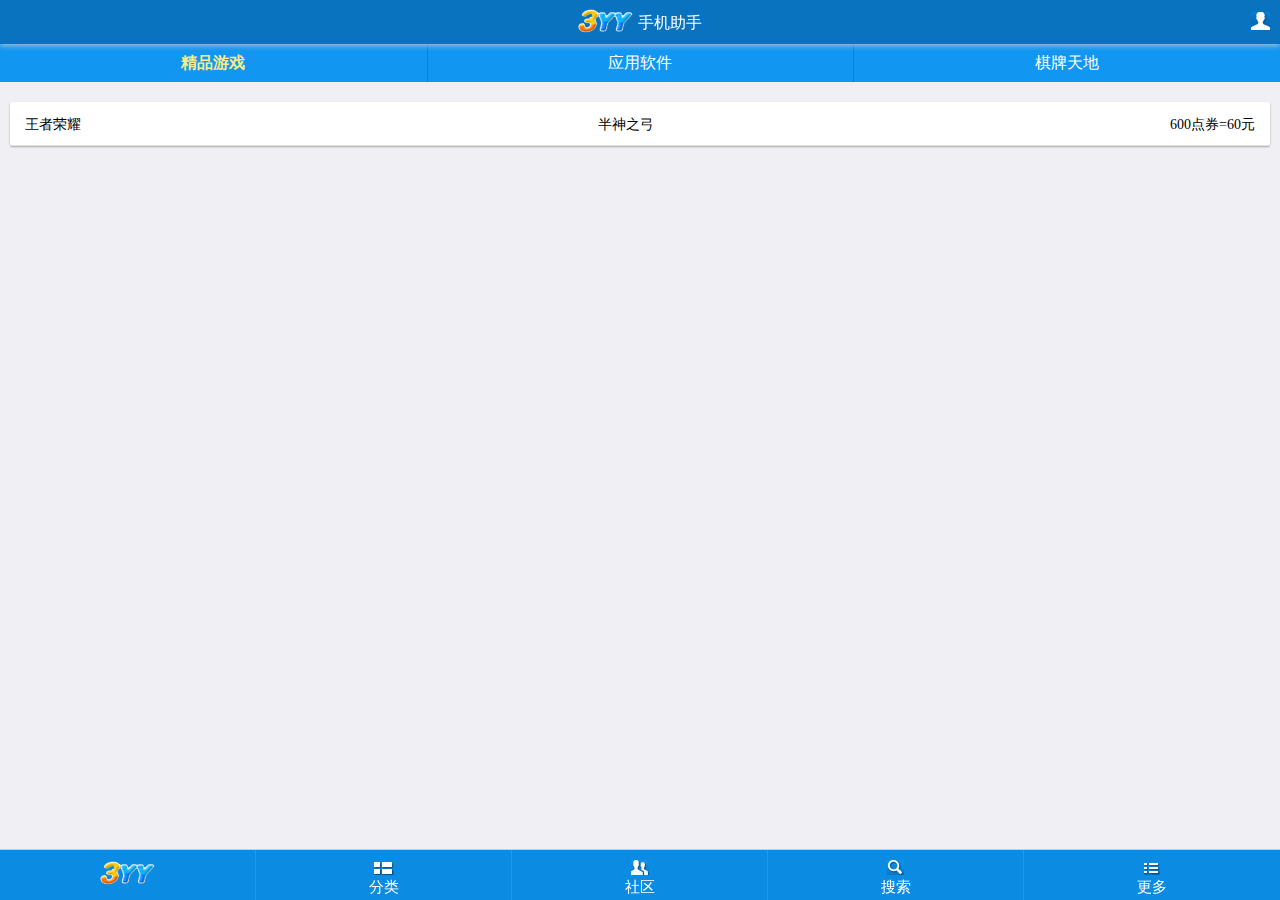
<file: index.html>
<!DOCTYPE html>
<html>
<head>
    <meta charset="utf-8">
    <meta name="viewport" content="width=device-width,initial-scale=1,minimum-scale=1,maximum-scale=1,user-scalable=no" />
    <title>首页</title>
    <link href="css/mui.min.css" rel="stylesheet"/>
    <link rel="stylesheet" href="css/index.css" />
    <script src="js/mui.min.js"></script>
    <script type="text/javascript" charset="utf-8">
      	mui.init({
			subpages:[{
			  url:'content.html',
			  id:'content.html',
			  styles:{
			    top:'44px',//mui标题栏默认高度为45px；
				bottom:'50px'//默认为0px，可不定义；
			  }
			}]
  		});
    </script>
</head>
<body>
	<header class="mui-bar mui-bar-nav">
	    <h1 class="mui-title"><img src="images/logo.png" alt="" />手机助手</h1>
	    <a class="mui-pull-right" href="javascript:;" data-url="login.html"><img src="images/person.jpg" alt="" /></a>
	</header>
	
	<nav class="mui-bar mui-bar-tab">
		<a class="mui-tab-item" href="javascript:;" data-url="content.html">
	        <img src="images/logo.png" alt="" />
	    </a>
	    <a class="mui-tab-item" href="javascript:;" data-url="class.html">
	        <span class="mui-icon"><img src="images/cate.jpg" alt="" /></span>
	        <span class="mui-tab-label">分类</span>
	    </a>
	    <a class="mui-tab-item" href="javascript:;" data-url="community.html">
	        <span class="mui-icon"><img src="images/dis.jpg" alt="" /></span>
	        <span class="mui-tab-label">社区</span>
	    </a>
	    <a class="mui-tab-item" href="javascript:;" data-url="seek.html">
	        <span class="mui-icon"><img src="images/search.jpg" alt="" /></span>
	        <span class="mui-tab-label">搜索</span>
	    </a>
	    <a class="mui-tab-item" href="javascript:;" data-url="more.html">
	        <span class="mui-icon"><img src="images/more.jpg" alt="" /></span>
	        <span class="mui-tab-label">更多</span>
	    </a>
	</nav>
</body>
<script src="js/zepto.min.js"></script>
<script src="js/handlebars-v4.0.5.js"></script>
<script>
	mui.plusReady(function(){
		mui(".mui-bar-tab").on('tap','.mui-tab-item',function(){
			var openurl = $(this).attr('data-url');
			if(openurl == 'content.html'){
				mui.openWindow({
					url:'content.html',
					id:'main',
					styles:{
						top:'44px',
						bottom:'50px'
					}
				})
			}else{
				mui.openWindow({
					url:openurl,
					id:openurl,
					styles:{
						top:'44px',
						bottom:'50px'
					}
				})
			}
			switch(openurl){
				case 'content.html':
				$('.mui-bar-nav').html('<h1 class="mui-title"><img src="images/logo.png" alt="" />手机助手</h1><a class="mui-pull-right" href="javascript:;" data-url="login.html"><img src="images/person.jpg" alt="" /></a>');
				break;
				case 'class.html':
				$('.mui-bar-nav').html('<a class="mui-action-back mui-icon mui-icon-left-nav mui-pull-left">返回</a><h1 class="mui-title">分类</h1><a class="mui-pull-right"><img src="images/person.jpg" alt="" href="javascript:;" data-url="login.html" /></a>');
				break;
				case 'community.html':
				$('.mui-bar-nav').html('<h1 class="mui-title"><img src="images/logo.png" alt="" />手机助手</h1><a class="mui-pull-right"><img src="images/person.jpg" alt="" href="javascript:;" data-url="login.html" /></a>');
				break;
				case 'seek.html':
				$('.mui-bar-nav').html('<h1 class="mui-title"><img src="images/logo.png" alt="" />手机助手</h1><a class="mui-pull-right"><img src="images/person.jpg" alt="" href="javascript:;" data-url="login.html" /></a>');
				break;
				case 'more.html':
				$('.mui-bar-nav').html('<h1 class="mui-title"><img src="images/logo.png" alt="" />手机助手</h1><a class="mui-pull-right"><img src="images/person.jpg" alt="" href="javascript:;" data-url="login.html" /></a>');
				break;
			}
		})
		mui(".mui-bar-nav").on("tap",".mui-pull-right",function(){
			var loginurl = $(this).attr('data-url');
			if(loginurl == 'login.html'){
				mui.openWindow({
					url:'login.html',
					id:'login',
					styles:{
						top:'44px',
						bottom:'50px'
					}
				})			
			}
			switch(loginurl){
				case 'login.html':
				$('.mui-bar-nav').html('<h1 class="mui-title"><img src="images/logo.png" alt="" />手机助手</h1>');
				break;
			}
		})
	})
</script>
</html>
</file>
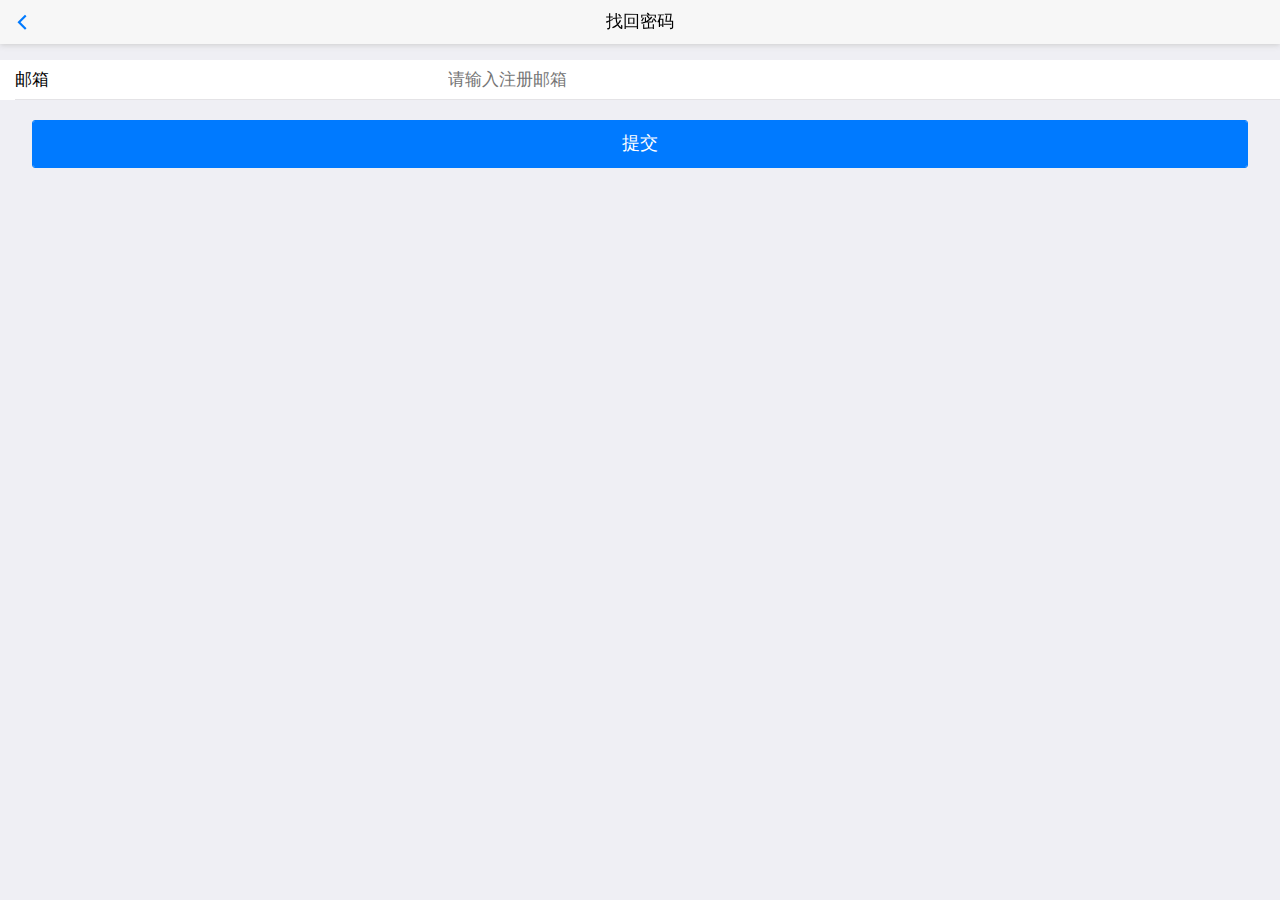
<file: find_pass.html>
<!doctype html>
<html>
<head>
	<meta charset="UTF-8">
	<title></title>
	<meta name="viewport" content="width=device-width,initial-scale=1,minimum-scale=1,maximum-scale=1,user-scalable=no" />
	<link href="css/mui.min.css" rel="stylesheet" />
	<link rel="stylesheet" href="css/login.css" />
	<script src="js/mui.min.js"></script>
	<script type="text/javascript">
		mui.init()
	</script>
</head>

<body>
	<header class="mui-bar mui-bar-nav">
	    <a class="mui-action-back mui-icon mui-icon-left-nav mui-pull-left"></a>
	    <h1 class="mui-title">找回密码</h1>
	</header>
	<form class="mui-input-group">
	    <div class="mui-input-row username email">
	    	<label>邮箱</label>
            <input type="text" placeholder="请输入注册邮箱">
	    </div>
	    <button type="button" class="mui-btn mui-btn-blue mui-btn-block">提交</button>
	</form>
</body>
</html>
</file>
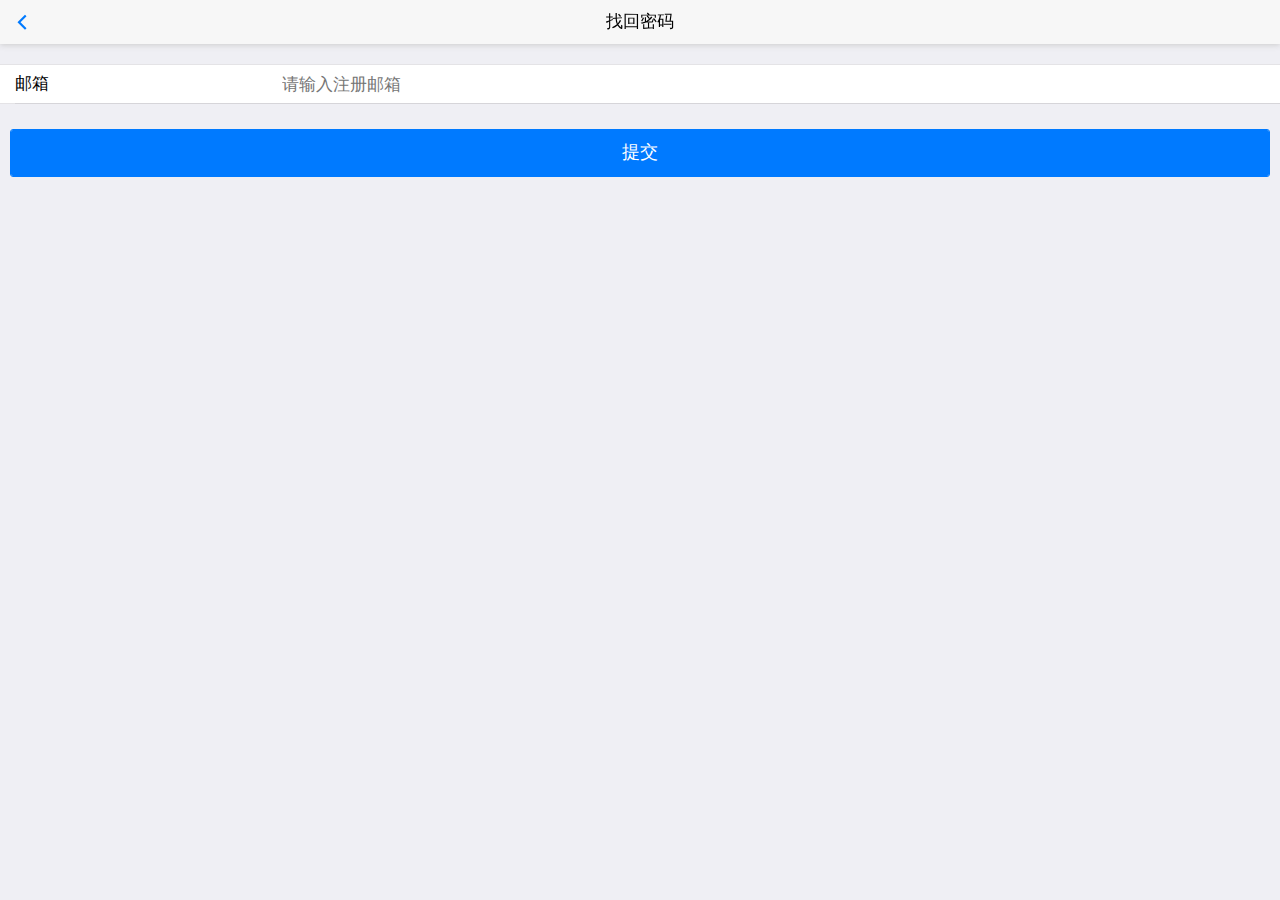
<file: forget_password.html>
<!DOCTYPE html>
<html class="ui-page-login">

	<head>
		<meta charset="utf-8">
		<meta name="viewport" content="width=device-width,initial-scale=1,minimum-scale=1,maximum-scale=1,user-scalable=no" />
		<title></title>
		<link href="css/mui.min.css" rel="stylesheet" />
		<link href="css/style.css" rel="stylesheet" />
		<style>
			.area {
				margin: 20px auto 0px auto;
			}
			.mui-input-group:first-child {
				margin-top: 20px;
			}
			.mui-input-group label {
				width: 22%;
			}
			.mui-input-row label~input,
			.mui-input-row label~select,
			.mui-input-row label~textarea {
				width: 78%;
			}
			.mui-checkbox input[type=checkbox],
			.mui-radio input[type=radio] {
				top: 6px;
			}
			.mui-content-padded {
				margin-top: 25px;
			}
			.mui-btn {
				padding: 10px;
			}
			.mui-input-row label~input, .mui-input-row label~select, .mui-input-row label~textarea{
				margin-top: 1px;
			}
		</style>
	</head>

	<body>
		<header class="mui-bar mui-bar-nav">
			<a class="mui-action-back mui-icon mui-icon-left-nav mui-pull-left"></a>
			<h1 class="mui-title">找回密码</h1>
		</header>
		<div class="mui-content">
			<form class="mui-input-group">
				<!--
				<div class="mui-input-row">
					<label>账号</label>
					<input id='account' type="text" class="mui-input-clear mui-input" placeholder="请输入账号">
				</div>             	
                -->
				<div class="mui-input-row">
					<label>邮箱</label>
					<input id='email' type="email" class="mui-input-clear mui-input" placeholder="请输入注册邮箱">
				</div>
			</form>
			<div class="mui-content-padded">
				<button id='sendMail' class="mui-btn mui-btn-block mui-btn-primary">提交</button>
			</div>
		</div>
		<script src="js/mui.min.js"></script>
		<script src="js/app.js"></script>
		<script>
			(function($, doc) {
				$.init();
				$.plusReady(function() {
					var sendButton = doc.getElementById('sendMail');
					var emailBox = doc.getElementById('email');
					sendButton.addEventListener('tap', function() {
						app.forgetPassword(emailBox.value, function(err, info) {
							plus.nativeUI.toast(err || info);
						});
					}, false);
				});
			}(mui, document));
		</script>
	</body>

</html>
</file>
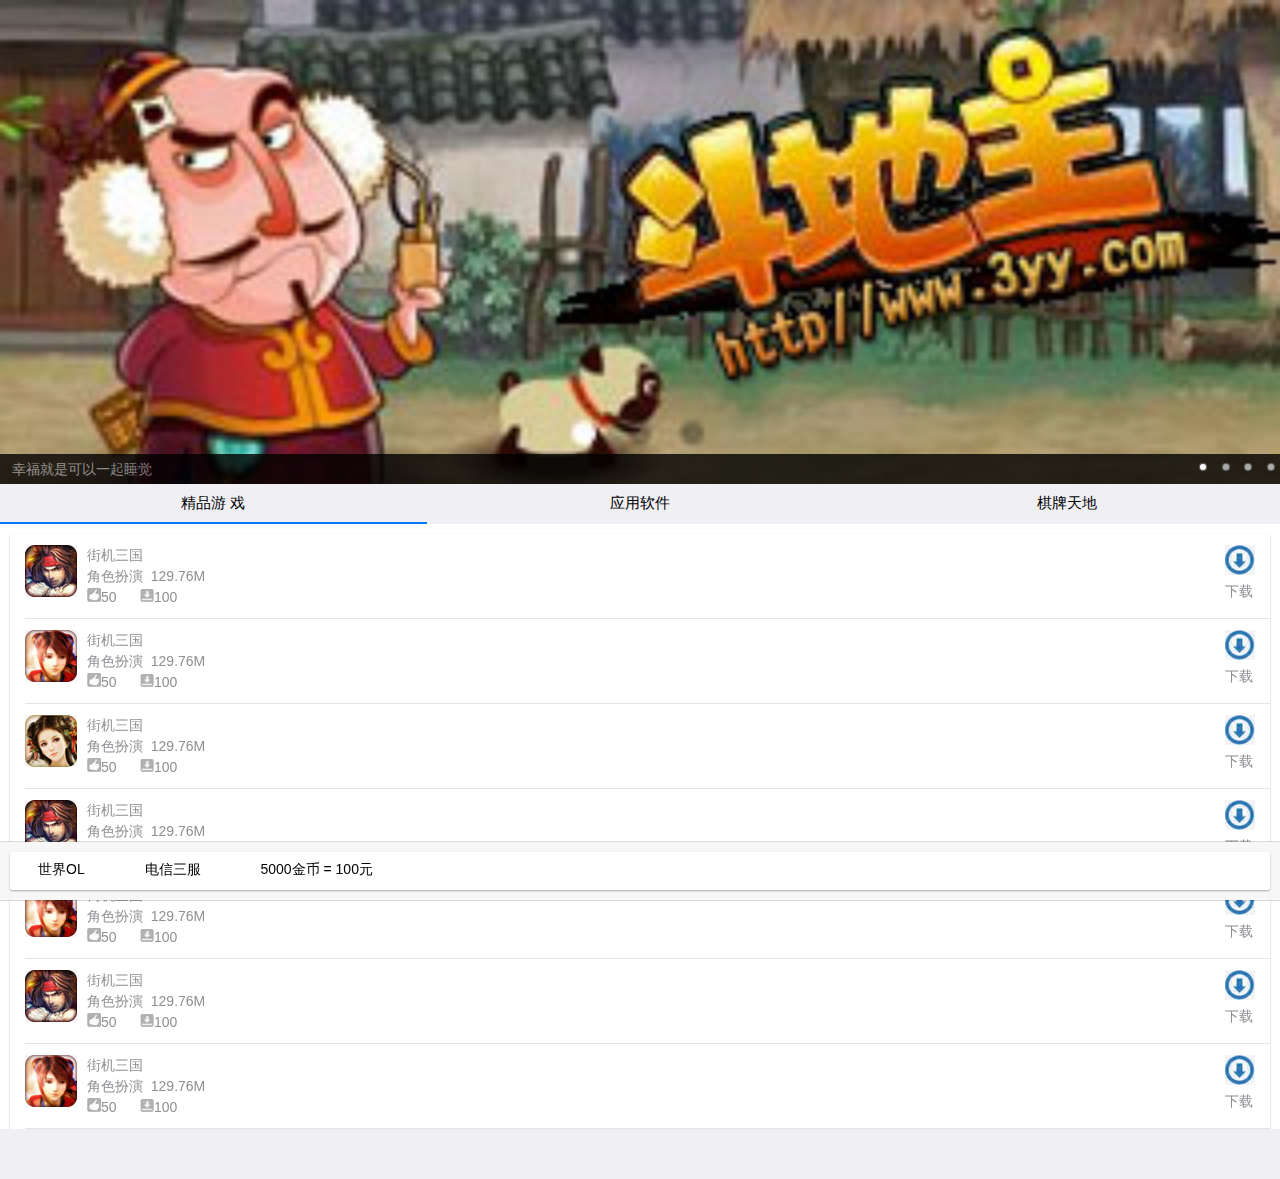
<file: index_content.html>
<!doctype html>
<html>

	<head>
		<meta charset="UTF-8">
		<title></title>
		<meta name="viewport" content="width=device-width,initial-scale=1,minimum-scale=1,maximum-scale=1,user-scalable=no" />
		<link href="css/mui.min.css" rel="stylesheet" />
		<style>
			.mui-control-content {
				background-color: white;
				min-height: 605px;
			}
			.mui-control-content .mui-loading {
				margin-top: 50px;
			}
			#slider .mui-slider-group .mui-slider-item{
				border:0;
				background: white;
			}
			#scroll1{
				padding-right:20px;
			}
			.mui-slider .mui-slider-group .mui-media .mui-media-object{
				width:52px;
			}
			.mui-slider .mui-slider-group .mui-media .mui-media-body .list-img{
				width: 14px;
			}
			.mui-table-view .mui-media-object{
				max-width: 52px;
				height:52px;
			}
			.pro-list{margin-bottom:50px;}
			.mui-slider .mui-segmented-control.mui-segmented-control-inverted ~ .mui-slider-group .mui-slider-item{border:none}
			.ad span{padding:0em 2em;}
			.ad{padding-top:0.5em;}
		</style>
	</head>

	<body>
		<div id="slider" class="mui-slider">
			<div class="mui-slider-group mui-slider-loop">
				<!-- 额外增加的一个节点(循环轮播：第一个节点是最后一张轮播) -->
				<div class="mui-slider-item mui-slider-item-duplicate">
					<a href="#">
						<img src="images/banner.jpg">
						<p class="mui-slider-title">静静看这世界</p>
					</a>
				</div>
				<div class="mui-slider-item">
					<a href="#">
						<img src="images/banner.jpg">
						<p class="mui-slider-title">幸福就是可以一起睡觉</p>
					</a>
				</div>
				<div class="mui-slider-item">
					<a href="#">
						<img src="images/banner.jpg">
						<p class="mui-slider-title">想要一间这样的木屋，静静的喝咖啡</p>
					</a>
				</div>
				<div class="mui-slider-item">
					<a href="#">
						<img src="images/banner.jpg">
						<p class="mui-slider-title">Color of SIP CBD</p>
					</a>
				</div>
				<div class="mui-slider-item">
					<a href="#">
						<img src="images/banner.jpg">
						<p class="mui-slider-title">静静看这世界</p>
					</a>
				</div>
				<!-- 额外增加的一个节点(循环轮播：最后一个节点是第一张轮播) -->
				<div class="mui-slider-item mui-slider-item-duplicate">
					<a href="#">
						<img src="images/banner.jpg">
						<p class="mui-slider-title">幸福就是可以一起睡觉</p>
					</a>
				</div>
			</div>
			<div class="mui-slider-indicator mui-text-right">
				<div class="mui-indicator mui-active"></div>
				<div class="mui-indicator"></div>
				<div class="mui-indicator"></div>
				<div class="mui-indicator"></div>
			</div>
		</div>
		
		<div class="mui-content">
			<div id="cateslider" class="mui-slider">
				<div id="sliderSegmentedControl" class="mui-slider-indicator mui-segmented-control mui-segmented-control-inverted">
					<a class="mui-control-item" href="#item1mobile">
						精品游 戏
					</a>
					<a class="mui-control-item" href="#item2mobile">
						应用软件
					</a>
					<a class="mui-control-item" href="#item3mobile">
						棋牌天地
					</a>
				</div>
				<div id="sliderProgressBar" class="mui-slider-progress-bar mui-col-xs-4"></div>
				<div class="mui-slider-group pro-list">
					<div id="item1mobile" class="mui-slider-item mui-control-content mui-active">
						<div id="scroll1" class="mui-scroll-wrapper">
							<div class="mui-scroll mui-card">
								<ul class="mui-table-view">
									<li class="mui-table-view-cell mui-media">
										<a href="javascript:;">
											<img class="mui-media-object mui-pull-left" src="images/demo1.jpg">
											<div class="mui-media-body mui-pull-left">
												<p class="mui-ellipsis">街机三国</p>
												<p class='mui-ellipsis'><span>角色扮演</span>&nbsp;&nbsp;<span>129.76M</span></p>
												<p>
													<img class="list-img" src="images/good.jpg" alt="" /><span>50</span>
													&nbsp;&nbsp;&nbsp;&nbsp;
													<img class="list-img" src="images/down.jpg" alt="" /><span>100</span>
													
												</p>
											</div>
											<div class="mui-pull-right">
												<img src="images/download.jpg" alt="" />
												<p>下载</p>
											</div>
										</a>
									</li>
									<li class="mui-table-view-cell mui-media">
										<a href="javascript:;">
											<img class="mui-media-object mui-pull-left" src="images/demo2.jpg">
											<div class="mui-media-body mui-pull-left">
												<p class="mui-ellipsis">街机三国</p>
												<p class='mui-ellipsis'><span>角色扮演</span>&nbsp;&nbsp;<span>129.76M</span></p>
												<p>
													<img class="list-img" src="images/good.jpg" alt="" /><span>50</span>
													&nbsp;&nbsp;&nbsp;&nbsp;
													<img class="list-img" src="images/down.jpg" alt="" /><span>100</span>
													
												</p>
											</div>
											<div class="mui-pull-right">
												<img src="images/download.jpg" alt="" />
												<p>下载</p>
											</div>
										</a>
									</li>
									<li class="mui-table-view-cell mui-media">
										<a href="javascript:;">
											<img class="mui-media-object mui-pull-left" src="images/demo3.png">
											<div class="mui-media-body mui-pull-left">
												<p class="mui-ellipsis">街机三国</p>
												<p class='mui-ellipsis'><span>角色扮演</span>&nbsp;&nbsp;<span>129.76M</span></p>
												<p>
													<img class="list-img" src="images/good.jpg" alt="" /><span>50</span>
													&nbsp;&nbsp;&nbsp;&nbsp;
													<img class="list-img" src="images/down.jpg" alt="" /><span>100</span>
													
												</p>
											</div>
											<div class="mui-pull-right">
												<img src="images/download.jpg" alt="" />
												<p>下载</p>
											</div>
										</a>
									</li>
									<li class="mui-table-view-cell mui-media">
										<a href="javascript:;">
											<img class="mui-media-object mui-pull-left" src="images/demo1.jpg">
											<div class="mui-media-body mui-pull-left">
												<p class="mui-ellipsis">街机三国</p>
												<p class='mui-ellipsis'><span>角色扮演</span>&nbsp;&nbsp;<span>129.76M</span></p>
												<p>
													<img class="list-img" src="images/good.jpg" alt="" /><span>50</span>
													&nbsp;&nbsp;&nbsp;&nbsp;
													<img class="list-img" src="images/down.jpg" alt="" /><span>100</span>
													
												</p>
											</div>
											<div class="mui-pull-right">
												<img src="images/download.jpg" alt="" />
												<p>下载</p>
											</div>
										</a>
									</li>
									<li class="mui-table-view-cell mui-media">
										<a href="javascript:;">
											<img class="mui-media-object mui-pull-left" src="images/demo2.jpg">
											<div class="mui-media-body mui-pull-left">
												<p class="mui-ellipsis">街机三国</p>
												<p class='mui-ellipsis'><span>角色扮演</span>&nbsp;&nbsp;<span>129.76M</span></p>
												<p>
													<img class="list-img" src="images/good.jpg" alt="" /><span>50</span>
													&nbsp;&nbsp;&nbsp;&nbsp;
													<img class="list-img" src="images/down.jpg" alt="" /><span>100</span>
													
												</p>
											</div>
											<div class="mui-pull-right">
												<img src="images/download.jpg" alt="" />
												<p>下载</p>
											</div>
										</a>
									</li>
									<li class="mui-table-view-cell mui-media">
										<a href="javascript:;">
											<img class="mui-media-object mui-pull-left" src="images/demo1.jpg">
											<div class="mui-media-body mui-pull-left">
												<p class="mui-ellipsis">街机三国</p>
												<p class='mui-ellipsis'><span>角色扮演</span>&nbsp;&nbsp;<span>129.76M</span></p>
												<p>
													<img class="list-img" src="images/good.jpg" alt="" /><span>50</span>
													&nbsp;&nbsp;&nbsp;&nbsp;
													<img class="list-img" src="images/down.jpg" alt="" /><span>100</span>
													
												</p>
											</div>
											<div class="mui-pull-right">
												<img src="images/download.jpg" alt="" />
												<p>下载</p>
											</div>
										</a>
									</li>
									<li class="mui-table-view-cell mui-media">
										<a href="javascript:;">
											<img class="mui-media-object mui-pull-left" src="images/demo2.jpg">
											<div class="mui-media-body mui-pull-left">
												<p class="mui-ellipsis">街机三国</p>
												<p class='mui-ellipsis'><span>角色扮演</span>&nbsp;&nbsp;<span>129.76M</span></p>
												<p>
													<img class="list-img" src="images/good.jpg" alt="" /><span>50</span>
													&nbsp;&nbsp;&nbsp;&nbsp;
													<img class="list-img" src="images/down.jpg" alt="" /><span>100</span>
													
												</p>
											</div>
											<div class="mui-pull-right">
												<img src="images/download.jpg" alt="" />
												<p>下载</p>
											</div>
										</a>
									</li>
									<li class="mui-table-view-cell mui-media">
										<a href="javascript:;">
											<img class="mui-media-object mui-pull-left" src="images/demo3.png">
											<div class="mui-media-body mui-pull-left">
												<p class="mui-ellipsis">街机三国</p>
												<p class='mui-ellipsis'><span>角色扮演</span>&nbsp;&nbsp;<span>129.76M</span></p>
												<p>
													<img class="list-img" src="images/good.jpg" alt="" /><span>50</span>
													&nbsp;&nbsp;&nbsp;&nbsp;
													<img class="list-img" src="images/down.jpg" alt="" /><span>100</span>
													
												</p>
											</div>
											<div class="mui-pull-right">
												<img src="images/download.jpg" alt="" />
												<p>下载</p>
											</div>
										</a>
									</li>
									<li class="mui-table-view-cell mui-media">
										<a href="javascript:;">
											<img class="mui-media-object mui-pull-left" src="images/demo1.jpg">
											<div class="mui-media-body mui-pull-left">
												<p class="mui-ellipsis">街机三国</p>
												<p class='mui-ellipsis'><span>角色扮演</span>&nbsp;&nbsp;<span>129.76M</span></p>
												<p>
													<img class="list-img" src="images/good.jpg" alt="" /><span>50</span>
													&nbsp;&nbsp;&nbsp;&nbsp;
													<img class="list-img" src="images/down.jpg" alt="" /><span>100</span>
													
												</p>
											</div>
											<div class="mui-pull-right">
												<img src="images/download.jpg" alt="" />
												<p>下载</p>
											</div>
										</a>
									</li>
									<li class="mui-table-view-cell mui-media">
										<a href="javascript:;">
											<img class="mui-media-object mui-pull-left" src="images/demo2.jpg">
											<div class="mui-media-body mui-pull-left">
												<p class="mui-ellipsis">街机三国</p>
												<p class='mui-ellipsis'><span>角色扮演</span>&nbsp;&nbsp;<span>129.76M</span></p>
												<p>
													<img class="list-img" src="images/good.jpg" alt="" /><span>50</span>
													&nbsp;&nbsp;&nbsp;&nbsp;
													<img class="list-img" src="images/down.jpg" alt="" /><span>100</span>
													
												</p>
											</div>
											<div class="mui-pull-right">
												<img src="images/download.jpg" alt="" />
												<p>下载</p>
											</div>
										</a>
									</li>
									<li class="mui-table-view-cell mui-media">
										<a href="javascript:;">
											<img class="mui-media-object mui-pull-left" src="images/demo3.png">
											<div class="mui-media-body mui-pull-left">
												<p class="mui-ellipsis">街机三国</p>
												<p class='mui-ellipsis'><span>角色扮演</span>&nbsp;&nbsp;<span>129.76M</span></p>
												<p>
													<img class="list-img" src="images/good.jpg" alt="" /><span>50</span>
													&nbsp;&nbsp;&nbsp;&nbsp;
													<img class="list-img" src="images/down.jpg" alt="" /><span>100</span>
													
												</p>
											</div>
											<div class="mui-pull-right">
												<img src="images/download.jpg" alt="" />
												<p>下载</p>
											</div>
										</a>
									</li>
								</ul>
							</div>
						</div>
					</div>
					<div id="item2mobile" class="mui-slider-item mui-control-content">
						<div id="scroll2" class="mui-scroll-wrapper">
							<div class="mui-scroll mui-card">
								<div class="mui-loading">
									<div class="mui-spinner">
									</div>
								</div>
							</div>
						</div>

					</div>
					<div id="item3mobile" class="mui-slider-item mui-control-content">
						<div id="scroll3" class="mui-scroll-wrapper">
							<div class="mui-scroll mui-card">
								<div class="mui-loading">
									<div class="mui-spinner">
									</div>
								</div>
							</div>
						</div>

					</div>
				</div>
			</div>
		</div>
		<div class="mui-bar mui-bar-tab">
			<div class="mui-card ad">
				<span>世界OL</span>
				<span>电信三服</span>
				<span>5000金币 = 100元</span>
			</p>
		</div>
		<script type="text/javascript" src="js/zepto_1.1.3.js" ></script>
		<script src="js/mui.min.js"></script>
		
		<script type="text/javascript">
			mui.init()
			mui("#slider").slider({
					interval: 5000
				});
			mui.plusReady(function(){
				var documentHeight = $(window).height();
				//轮播图高
				var sliderHeight = $('#slider').height();
				//选项卡高
				var catesliderHeight = $('#sliderSegmentedControl').height();
				var contentHeight = documentHeight-sliderHeight-catesliderHeight-45;
				console.log(contentHeight);
				$('.mui-control-content').css('min-height',contentHeight);
			})
			(function($){
				$('.mui-scroll-wrapper').scroll({
					indicators: true //是否显示滚动条
				});
				var html2 = '<ul class="mui-table-view"><li class="mui-table-view-cell">第二个选项卡子项-1</li><li class="mui-table-view-cell">第二个选项卡子项-2</li><li class="mui-table-view-cell">第二个选项卡子项-3</li><li class="mui-table-view-cell">第二个选项卡子项-4</li><li class="mui-table-view-cell">第二个选项卡子项-5</li></ul>';
				var html3 = '<ul class="mui-table-view"><li class="mui-table-view-cell">第三个选项卡子项-1</li><li class="mui-table-view-cell">第三个选项卡子项-2</li><li class="mui-table-view-cell">第三个选项卡子项-3</li><li class="mui-table-view-cell">第三个选项卡子项-4</li><li class="mui-table-view-cell">第三个选项卡子项-5</li></ul>';
				var item2 = document.getElementById('item2mobile');
				var item3 = document.getElementById('item3mobile');
				document.getElementById('cateslider').addEventListener('slide', function(e) {
					if (e.detail.slideNumber === 1) {
						if (item2.querySelector('.mui-loading')) {
							setTimeout(function() {
								item2.querySelector('.mui-scroll').innerHTML = html2;
							}, 500);
						}
					} else if (e.detail.slideNumber === 2) {
						if (item3.querySelector('.mui-loading')) {
							setTimeout(function() {
								item3.querySelector('.mui-scroll').innerHTML = html3;
							}, 500);
						}
					}
				});
				
			}(mui))
		
		</script>
	</body>

</html>
</file>
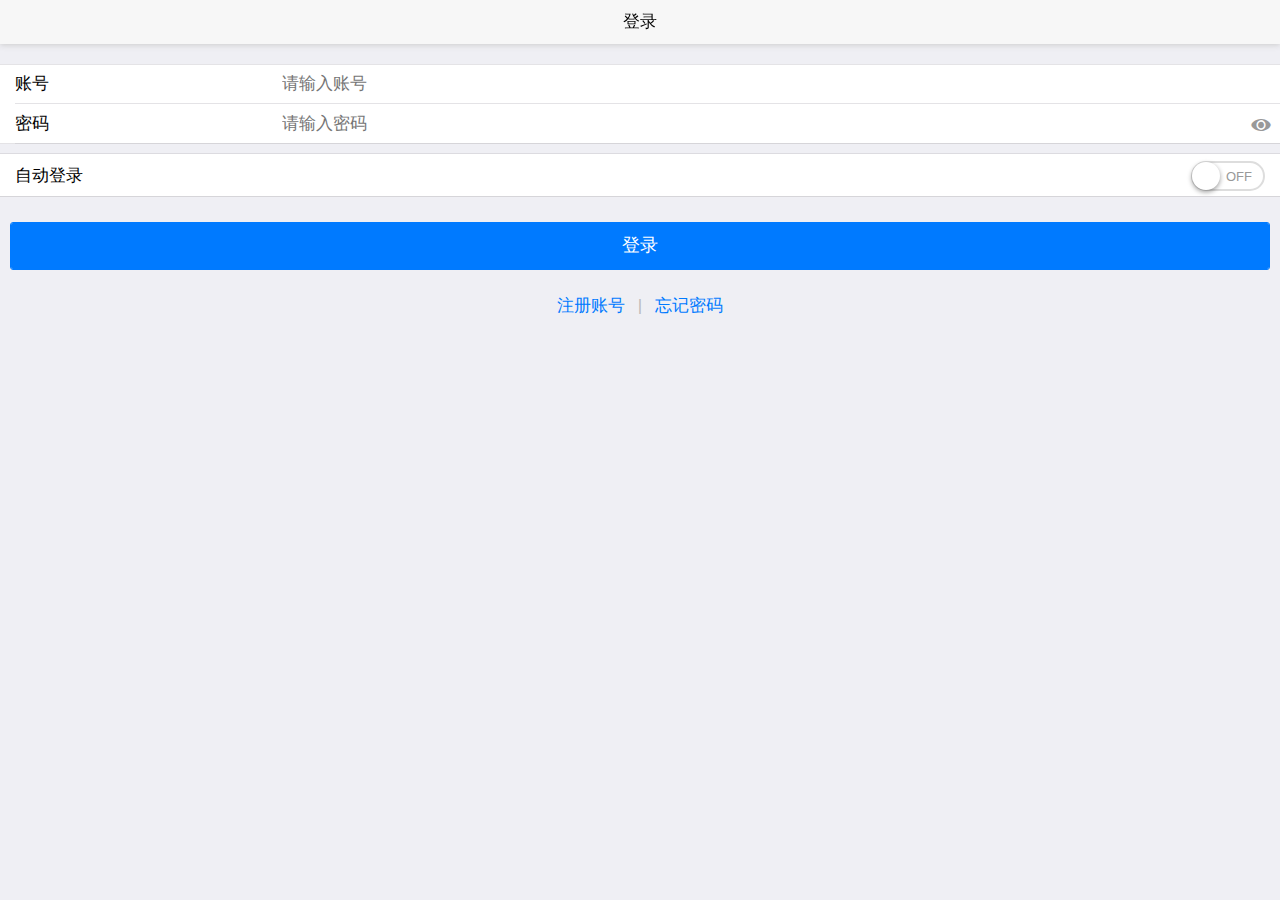
<file: login.html>
<!DOCTYPE html>
<html class="ui-page-login">

	<head>
		<meta charset="utf-8">
		<meta name="viewport" content="width=device-width,initial-scale=1,minimum-scale=1,maximum-scale=1,user-scalable=no" />
		<title></title>
		<link href="css/mui.min.css" rel="stylesheet" />
		<style>
			.ui-page-login,
			body {
				width: 100%;
				height: 100%;
				margin: 0px;
				padding: 0px;
			}
			.mui-content{height: 100%;}
			.area {
				margin: 20px auto 0px auto;
			}
			
			.mui-input-group {
				margin-top: 10px;
			}
			
			.mui-input-group:first-child {
				margin-top: 20px;
			}
			
			.mui-input-group label {
				width: 22%;
			}
			
			.mui-input-row label~input,
			.mui-input-row label~select,
			.mui-input-row label~textarea {
				width: 78%;
			}
			
			.mui-checkbox input[type=checkbox],
			.mui-radio input[type=radio] {
				top: 6px;
			}
			
			.mui-content-padded {
				margin-top: 25px;
			}
			
			.mui-btn {
				padding: 10px;
			}
			
			.link-area {
				display: block;
				margin-top: 25px;
				text-align: center;
			}
			
			.spliter {
				color: #bbb;
				padding: 0px 8px;
			}
			
			.oauth-area {
				position: absolute;
				bottom: 20px;
				left: 0px;
				text-align: center;
				width: 100%;
				padding: 0px;
				margin: 0px;
			}
			
			.oauth-area .oauth-btn {
				display: inline-block;
				width: 50px;
				height: 50px;
				background-size: 30px 30px;
				background-position: center center;
				background-repeat: no-repeat;
				margin: 0px 20px;
				/*-webkit-filter: grayscale(100%); */
				border: solid 1px #ddd;
				border-radius: 25px;
			}
			
			.oauth-area .oauth-btn:active {
				border: solid 1px #aaa;
			}
			
			.oauth-area .oauth-btn.disabled {
				background-color: #ddd;
			}
		</style>

	</head>

	<body>
		<header class="mui-bar mui-bar-nav">
			<h1 class="mui-title">登录</h1>
		</header>
		<div class="mui-content">
			<form id='login-form' class="mui-input-group">
				<div class="mui-input-row">
					<label>账号</label>
					<input id='account' type="text" class="mui-input-clear mui-input" placeholder="请输入账号">
				</div>
				<div class="mui-input-row">
					<label>密码</label>
					<input id='password' type="password" class="mui-input-clear mui-input mui-input-password" placeholder="请输入密码">
				</div>
			</form>
			<form class="mui-input-group">
				<ul class="mui-table-view mui-table-view-chevron">
					<li class="mui-table-view-cell">
						自动登录
						<div id="autoLogin" class="mui-switch">
							<div class="mui-switch-handle"></div>
						</div>
					</li>
				</ul>
			</form>
			<div class="mui-content-padded">
				<button id='login' class="mui-btn mui-btn-block mui-btn-primary">登录</button>
				<div class="link-area"><a id='reg'>注册账号</a> <span class="spliter">|</span> <a id='forgetPassword'>忘记密码</a>
				</div>
			</div>
			<div class="mui-content-padded oauth-area">

			</div>
		</div>
		<script src="js/mui.min.js"></script>
		<script src="js/mui.enterfocus.js"></script>
		<script src="js/app.js"></script>
		<script>
			(function($, doc) {
				$.init({
					statusBarBackground: '#f7f7f7'
				});
				$.plusReady(function() {
					plus.screen.lockOrientation("portrait-primary");
					var settings = app.getSettings();
					var state = app.getState();
					var mainPage = $.preload({
						"id": 'main',
						"url": 'main.html'
					});
					var toMain = function() {
						$.fire(mainPage, 'show', null);
						setTimeout(function() {
							$.openWindow({
								id: 'main',
								show: {
									aniShow: 'pop-in'
								},
								waiting: {
									autoShow: false
								}
							});
						}, 0);
					};
					//检查 "登录状态/锁屏状态" 开始
					if (settings.autoLogin && state.token && settings.gestures) {
						$.openWindow({
							url: 'unlock.html',
							id: 'unlock',
							show: {
								aniShow: 'pop-in'
							},
							waiting: {
								autoShow: false
							}
						});
					} else if (settings.autoLogin && state.token) {
						toMain();
					} else {
						app.setState(null);
						//第三方登录
						var authBtns = ['weixin', 'sinaweibo', 'qq']; //配置业务支持的第三方登录
						var auths = {};
						var oauthArea = doc.querySelector('.oauth-area');
						plus.oauth.getServices(function(services) {
							for (var i in services) {
								var service = services[i];
								auths[service.id] = service;
								if (~authBtns.indexOf(service.id)) {
									var isInstalled = app.isInstalled(service.id);
									var btn = document.createElement('div');
									//如果微信未安装，则为不启用状态
									btn.setAttribute('class', 'oauth-btn' + (!isInstalled && service.id === 'weixin' ? (' disabled') : ''));
									btn.authId = service.id;
									btn.style.backgroundImage = 'url("images/' + service.id + '.png")'
									oauthArea.appendChild(btn);
								}
							}
							$(oauthArea).on('tap', '.oauth-btn', function() {
								if (this.classList.contains('disabled')) {
									plus.nativeUI.toast('您尚未安装微信客户端');
									return;
								}
								var auth = auths[this.authId];
								var waiting = plus.nativeUI.showWaiting();
								auth.login(function() {
									waiting.close();
									plus.nativeUI.toast("登录认证成功");
									auth.getUserInfo(function() {
										plus.nativeUI.toast("获取用户信息成功");
										var name = auth.userInfo.nickname || auth.userInfo.name;
										app.createState(name, function() {
											toMain();
										});
									}, function(e) {
										plus.nativeUI.toast("获取用户信息失败：" + e.message);
									});
								}, function(e) {
									waiting.close();
									plus.nativeUI.toast("登录认证失败：" + e.message);
								});
							});
						}, function(e) {
							oauthArea.style.display = 'none';
							plus.nativeUI.toast("获取登录认证失败：" + e.message);
						});
					}
					// close splash
					setTimeout(function() {
						//关闭 splash
						plus.navigator.closeSplashscreen();
					}, 600);
					//检查 "登录状态/锁屏状态" 结束
					var loginButton = doc.getElementById('login');
					var accountBox = doc.getElementById('account');
					var passwordBox = doc.getElementById('password');
					var autoLoginButton = doc.getElementById("autoLogin");
					var regButton = doc.getElementById('reg');
					var forgetButton = doc.getElementById('forgetPassword');
					loginButton.addEventListener('tap', function(event) {
						var loginInfo = {
							account: accountBox.value,
							password: passwordBox.value
						};
						app.login(loginInfo, function(err) {
							if (err) {
								plus.nativeUI.toast(err);
								return;
							}
							toMain();
						});
					});
					$.enterfocus('#login-form input', function() {
						$.trigger(loginButton, 'tap');
					});
					autoLoginButton.classList[settings.autoLogin ? 'add' : 'remove']('mui-active')
					autoLoginButton.addEventListener('toggle', function(event) {
						setTimeout(function() {
							var isActive = event.detail.isActive;
							settings.autoLogin = isActive;
							app.setSettings(settings);
						}, 50);
					}, false);
					regButton.addEventListener('tap', function(event) {
						$.openWindow({
							url: 'reg.html',
							id: 'reg',
							preload: true,
							show: {
								aniShow: 'pop-in'
							},
							styles: {
								popGesture: 'hide'
							},
							waiting: {
								autoShow: false
							}
						});
					}, false);
					forgetButton.addEventListener('tap', function(event) {
						$.openWindow({
							url: 'forget_password.html',
							id: 'forget_password',
							preload: true,
							show: {
								aniShow: 'pop-in'
							},
							styles: {
								popGesture: 'hide'
							},
							waiting: {
								autoShow: false
							}
						});
					}, false);
					//
					window.addEventListener('resize', function() {
						oauthArea.style.display = document.body.clientHeight > 400 ? 'block' : 'none';
					}, false);
					//
					var backButtonPress = 0;
					$.back = function(event) {
						backButtonPress++;
						if (backButtonPress > 1) {
							plus.runtime.quit();
						} else {
							plus.nativeUI.toast('再按一次退出应用');
						}
						setTimeout(function() {
							backButtonPress = 0;
						}, 1000);
						return false;
					};
				});
			}(mui, document));
		</script>
	</body>

</html>
</file>
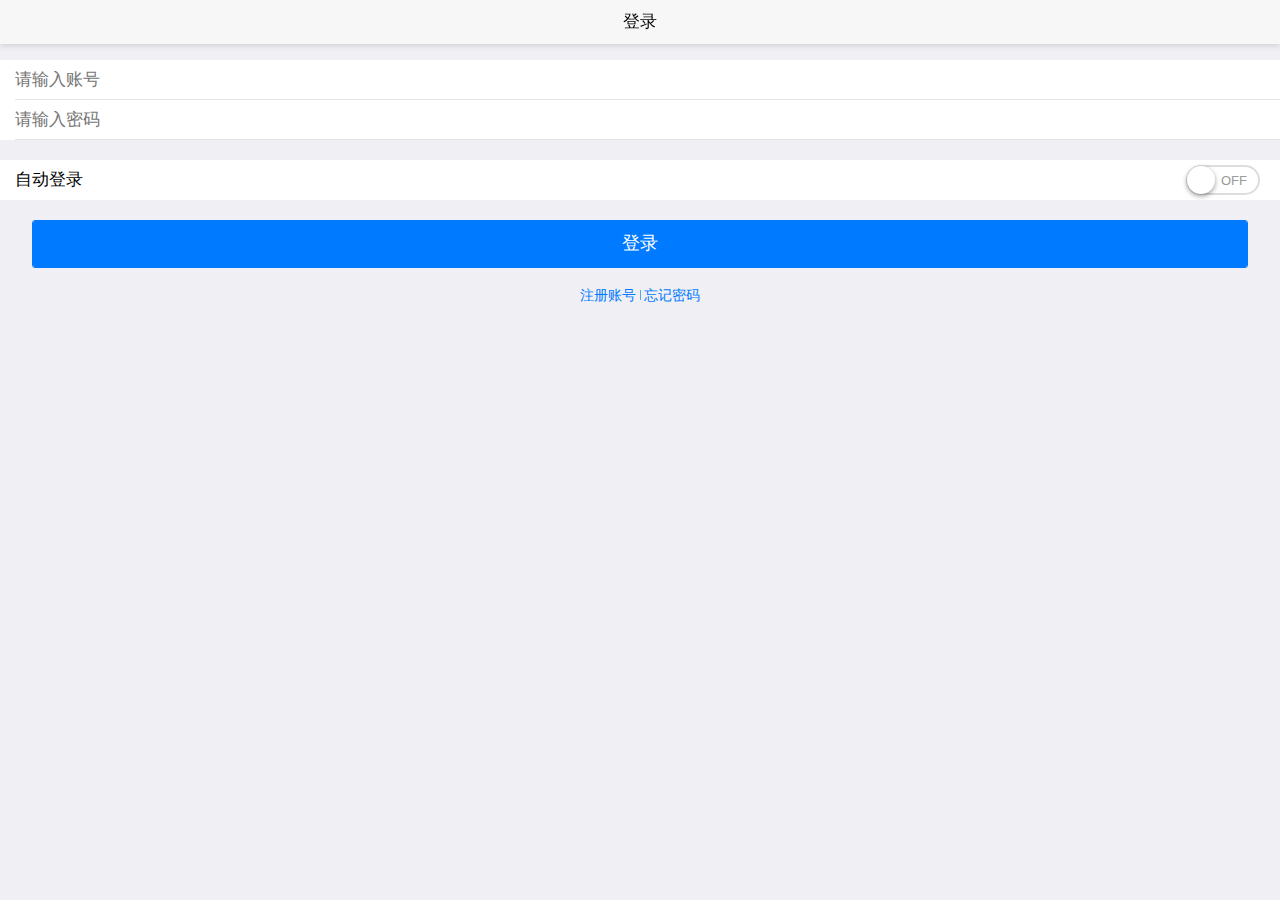
<file: login1.html>
<!doctype html>
<html>
<head>
	<meta charset="UTF-8">
	<title></title>
	<meta name="viewport" content="width=device-width,initial-scale=1,minimum-scale=1,maximum-scale=1,user-scalable=no" />
	<link href="css/mui.min.css" rel="stylesheet" />
	<link rel="stylesheet" type="text/css" href="css/login.css"/>
	<script src="js/mui.min.js"></script>
	<script src="js/zepto.min.js"></script>
	<script type="text/javascript">
		mui.init()
	</script>
</head>
<body>
	<header class="mui-bar mui-bar-nav">
	    <h1 class="mui-title">登录</h1>
	</header>
	<form class="mui-input-group">
	    <div class="mui-input-row username">
            <input type="text" placeholder="请输入账号">
	    </div>
	    <div class="mui-input-row password">
            <input type="password" placeholder="请输入密码">	    
	    </div>
	    <div class="mui-input-row self">
	        <label>自动登录</label>
	        <div class="mui-switch mui-switch-blue">
		  		<div class="mui-switch-handle"></div>
			</div>
	    </div>
	    <button type="button" class="mui-btn mui-btn-blue mui-btn-block">登录</button>
		<h5>
			<a href="javascript:;" id="register" data-url="register.html">注册账号</a>
			<span></span>
    		<a href="javascript:;" id="find" data-url="find_pass.html">忘记密码</a>
		</h5>
		<div class="mui-content-padded oauth-area">
			
		</div>
	</form>
</body>
<script src="js/mui.enterfocus.js"></script>
<script src="js/app.js"></script>
<script>
	(function($,doc){
		$.init({
			statusBarBackground:"#f7f7f7"
		})
		$.plusReady(function(){
			plus.screen.lockOrientation("portrait-primary");//锁定屏幕为竖屏状态
			var settings = app.getSettings();
			var state = app.getState();
			var mainPage = $.preload(
				{
					"id":"mains",
					"url":"main.html"
				}
			);
			var toMain = function(){
				$.fire(mainPage,"show",null);
				setTimeout(function(){
					$.openWindow({
						id:"mains",
						show:{
							aniShow:'pop-in'
						},
						waiting:{
							autoShow:false
						}
					});
				},0)
			};
			if(settings.autoLogin && state.token){
				toMain();
			}else{
				app.setState(null);
				//第三方登录
				var authBtns = ['sina','wechat','qq'];
				var auths = {};
				var oauthArea = doc.querySelector(".oauth-area");
				plus.oauth.getServices(function(services){
					for(var i in services){
						var service = services[i];
						auths[service.id] = service;
						if(~authBtns.indexOf(service.id)){
							var isInstalled = app.isInstalled(service.id);
							var btn = doc.createElement('div');
							btn.setAttribute('class','oauth-btn'+(!isInstalled && service.id === 'wechat'?('disabled'):''));
							btn.authId = service.id;
							btn.style.backgroundImage = 'url("images/'+service.id+'png")';
							oauthArea.appendChild(btn);
						}
					}
					$(oauthArea).on('tap','oauth-btn',function(){
						if(this.classList.contains('disabled')){
							plus.nativeUI.toast("Your phone don't have WeChat!");
							return;
						}
						var auth = auths[this.authId];
						var waiting = plus.nativeUI.showWaiting();
						auth.login(function(){
							waiting.close();
							plus.nativeUI.toast("Login Success!");
							auth.getUserInfo(function(){
								plus.nativeUI.toast("Get UserInfo Success!");
								var name = auth.userInfo.nickname || auth.userInfo.name;
								app.createState(name,function(){
									toMain();
								});
							},function(e){
								plus.nativeUI.toast("Get UserInfo Failed!"+e.message);
							});
						},function(e){
							plus.nativeUI.toast("Login Failed!"+e.message);
						})
					})
				},function(e){
					oauthArea.style.display = "none";
					plus.nativeUI.toast("Login Failed!"+e.message);
				});
			}
			setTimeout(function() {
				//关闭 splash
				plus.navigator.closeSplashscreen();
			}, 600);
		})
	}(mui,document))
	mui(".mui-input-group").on("tap","#register",function(){
		var resurl = $(this).attr('data-url');
		if(resurl == 'register.html'){
			mui.openWindow({
				url:'register.html',
				id:'register',
				styles:{
					top:'44px',
					bottom:'50px'
				}
			})
		}
		switch(resurl){
			case 'register.html':
			break;
		}
	})
	mui(".mui-input-group").on("tap","#find",function(){
		var passurl = $(this).attr('data-url');
		if(passurl == 'find_pass.html'){
			mui.openWindow({
				url:'find_pass.html',
				id:'find_pass',
				styles:{
					top:'44px',
					bottom:'50px'
				}
			})
		}
		switch(passurl){
			case 'find_pass.html':
			break;
		}
	})
</script>
</html>
</file>
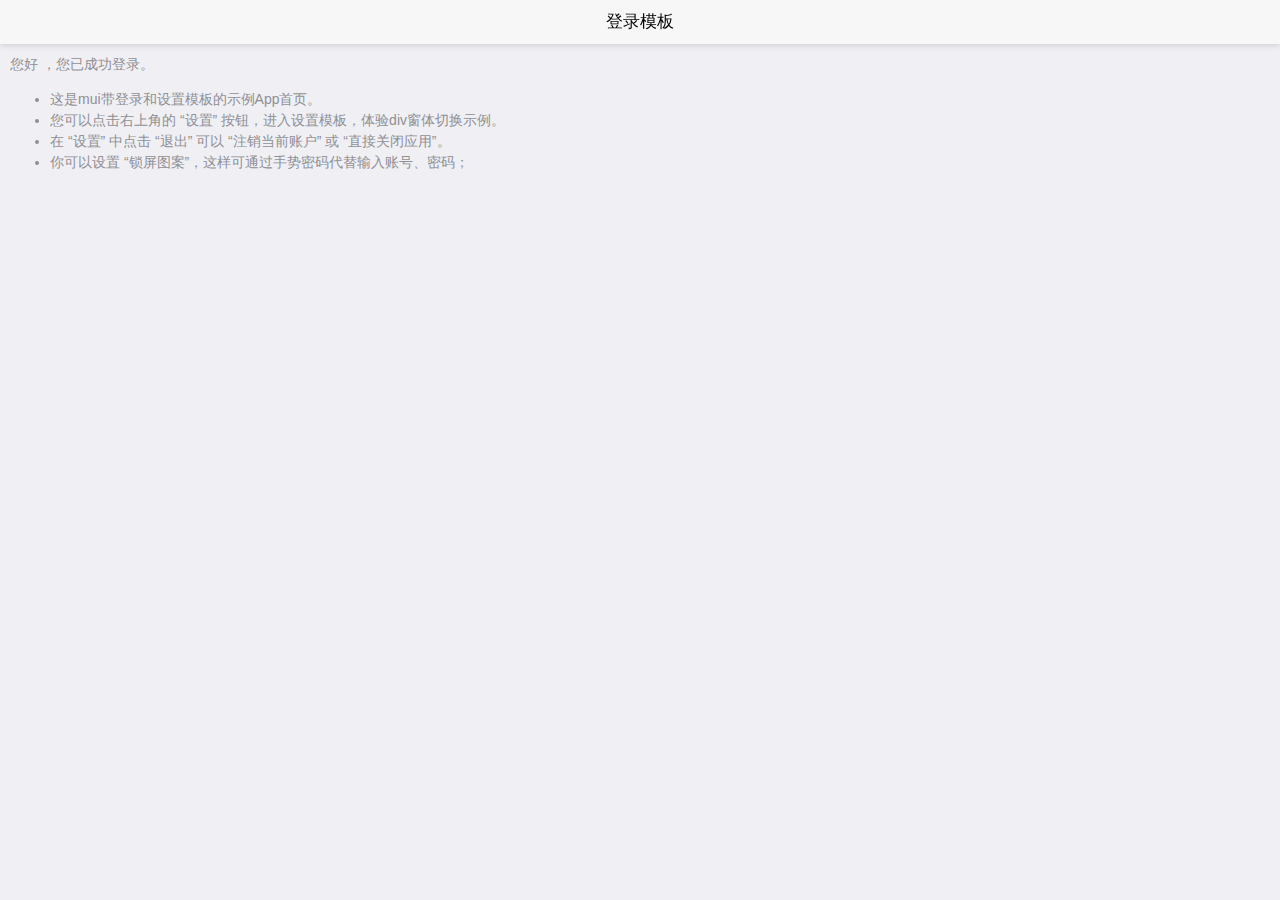
<file: main.html>
<!DOCTYPE html>
<html>

	<head>
		<meta charset="utf-8">
		<meta name="viewport" content="width=device-width,initial-scale=1,minimum-scale=1,maximum-scale=1,user-scalable=no" />
		<title></title>
		<link href="css/mui.min.css" rel="stylesheet" />

		<style>
			ul {
				font-size: 14px;
				color: #8f8f94;
			}
			.mui-btn {
				padding: 10px;
			}
		</style>
	</head>

	<body>
		<header class="mui-bar mui-bar-nav" style="padding-right: 15px;">
			<h1 class="mui-title">登录模板</h1>
		</header>
		<div class="mui-content">
			<div class="mui-content-padded">
				<p>
					您好 <span id='account'></span>，您已成功登录。
					<ul>
						<li>这是mui带登录和设置模板的示例App首页。</li>
						<li>您可以点击右上角的 “设置” 按钮，进入设置模板，体验div窗体切换示例。</li>
						<li>在 “设置” 中点击 “退出” 可以 “注销当前账户” 或 “直接关闭应用”。</li>
						<li>你可以设置 “锁屏图案”，这样可通过手势密码代替输入账号、密码；</li>
					</ul>
				</p>
				<!--<button  class="mui-btn mui-btn-block mui-btn-primary">设置</button>-->
				<!--
				<button id='exit' class="mui-btn mui-btn-block mui-btn-green">关闭</button>
                <button id='logout' class="mui-btn mui-btn-red mui-btn-block">注销登录</button>
                -->
			</div>
		</div>
		<script src="js/mui.min.js"></script>
		<script src="js/app.js"></script>
		<script>
			(function($, doc) {
				$.init();
				var settings = app.getSettings();
				var account = doc.getElementById('account');
				//
				window.addEventListener('show', function() {
					var state = app.getState();
					account.innerText = state.account;
				}, false);
				$.plusReady(function() {
					//--
					$.oldBack = mui.back;
					var backButtonPress = 0;
					$.back = function(event) {
						backButtonPress++;
						if (backButtonPress > 1) {
							plus.runtime.quit();
						} else {
							plus.nativeUI.toast('再按一次退出应用');
						}
						setTimeout(function() {
							backButtonPress = 0;
						}, 1000);
						return false;
					};
				});
			}(mui, document));
		</script>
	</body>

</html>
</file>
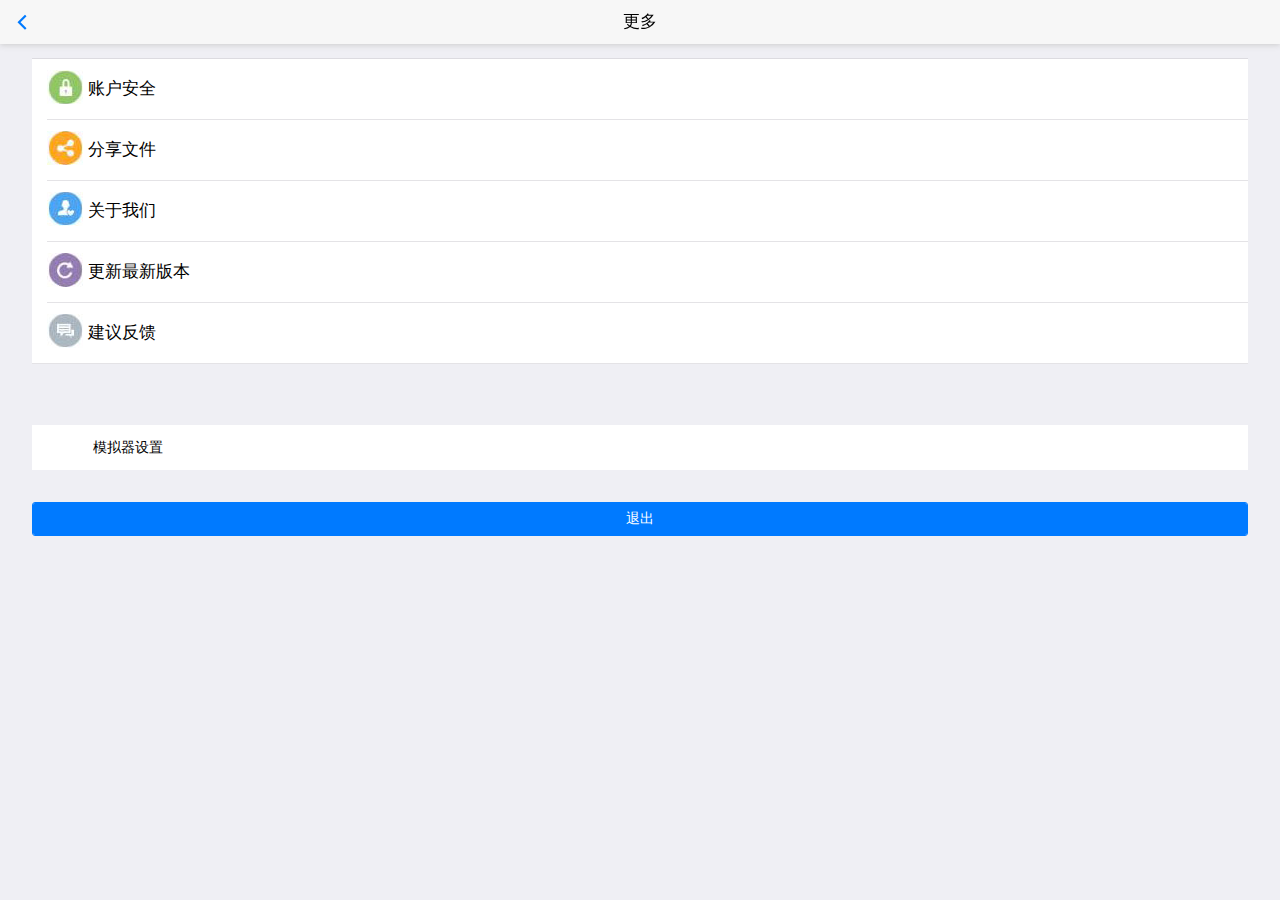
<file: more.html>
<!doctype html>
<html>

	<head>
		<meta charset="UTF-8">
		<title></title>
		<meta name="viewport" content="width=device-width,initial-scale=1,minimum-scale=1,maximum-scale=1,user-scalable=no" />
		<link href="css/mui.min.css" rel="stylesheet" />
		<style type="text/css">
			.mui-table-view span{
				position: relative;
				top: -10px;
			}
		</style>
	</head>

	<body>
		<header class="mui-bar mui-bar-nav">
		    <a class="mui-action-back mui-icon mui-icon-left-nav mui-pull-left"></a>
		    <h1 class="mui-title">更多</h1>
		</header>
		<div class="mui-content">
			<ul class="mui-table-view" style="width: 95%;margin: 15px auto;">
			    <li class="mui-table-view-cell">
			    	<img src="images/more01.jpg"/>
			    	<span>账户安全</span>
			    </li>
			    <li class="mui-table-view-cell">
			    	<img src="images/more02.jpg"/>
			    	<span>分享文件</span>
			    </li>
			    <li class="mui-table-view-cell">
			    	<img src="images/more03.jpg"/>
			    	<span>关于我们</span>
			    </li>
			    <li class="mui-table-view-cell">
			    	<img src="images/more04.jpg"/>
			    	<span>更新最新版本</span>
			    </li>
			    <li class="mui-table-view-cell">
			    	<img src="images/more05.jpg"/>
			    	<span>建议反馈</span>
			    </li>
			</ul>
			<div style="background: white;height: 45px;width: 95%;margin: 0 auto;">
				<p style="color: black;line-height: 45px;margin: 5%;">模拟器设置</p>
			</div>
			<div style="margin: 0 auto ;width: 100%;height: 50px;">	
				<button type="button" class="mui-btn mui-btn-primary" style="width: 95%;margin: 2.5%;">退出</button>
			</div>
		</div>	
		<script src="js/mui.min.js"></script>
		<script type="text/javascript">
			mui.init();
		</script>
	</body>

</html>
</file>
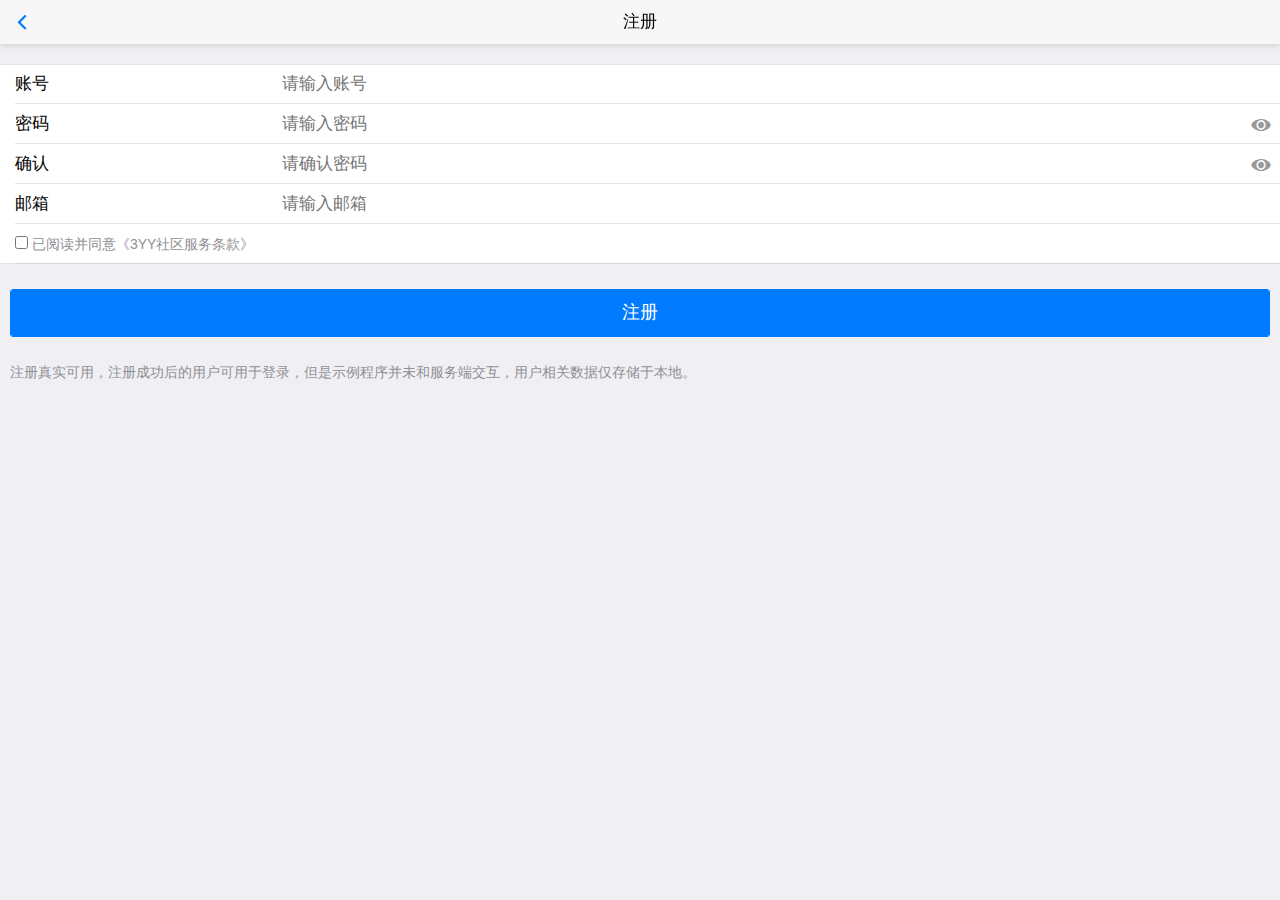
<file: reg.html>
<!DOCTYPE html>
<html class="ui-page-login">

	<head>
		<meta charset="utf-8">
		<meta name="viewport" content="width=device-width,initial-scale=1,minimum-scale=1,maximum-scale=1,user-scalable=no" />
		<title></title>
		<link href="css/mui.min.css" rel="stylesheet" />
		<link href="css/style.css" rel="stylesheet" />
		<style>
			.area {
				margin: 20px auto 0px auto;
			}
			.mui-input-group:first-child {
				margin-top: 20px;
			}
			.mui-input-group label {
				width: 22%;
			}
			.mui-input-row label~input,
			.mui-input-row label~select,
			.mui-input-row label~textarea {
				width: 78%;
			}
			.mui-checkbox input[type=checkbox],
			.mui-radio input[type=radio] {
				top: 6px;
			}
			.mui-content-padded {
				margin-top: 25px;
			}
			.mui-btn {
				padding: 10px;
			}
			.self p{
				line-height: 40px;
				padding-left: 15px;
			}
			.self p input[type='checkbox']{
				margin-top: 5px;
			}
		</style>
	</head>

	<body>
		<header class="mui-bar mui-bar-nav">
			<a class="mui-action-back mui-icon mui-icon-left-nav mui-pull-left"></a>
			<h1 class="mui-title">注册</h1>
		</header>
		<div class="mui-content">
			<form class="mui-input-group">
				<div class="mui-input-row">
					<label>账号</label>
					<input id='account' type="text" class="mui-input-clear mui-input" placeholder="请输入账号">
				</div>
				<div class="mui-input-row">
					<label>密码</label>
					<input id='password' type="password" class="mui-input-clear mui-input mui-input-password" placeholder="请输入密码">
				</div>
				<div class="mui-input-row">
					<label>确认</label>
					<input id='password_confirm' type="password" class="mui-input-clear mui-input mui-input-password" placeholder="请确认密码">
				</div>
				<div class="mui-input-row">
					<label>邮箱</label>
					<input id='email' type="email" class="mui-input-clear mui-input" placeholder="请输入邮箱">
				</div>
			    <div class="mui-input-row self">
			    	<p>
			    		<input type="checkbox" name="" id="" value="" />
			    		<span>已阅读并同意《3YY社区服务条款》</span>
			    	</p>
			    </div>
			</form>
			<div class="mui-content-padded">
				<button id='reg' class="mui-btn mui-btn-block mui-btn-primary">注册</button>
			</div>
			<div class="mui-content-padded">
				<p>注册真实可用，注册成功后的用户可用于登录，但是示例程序并未和服务端交互，用户相关数据仅存储于本地。</p>
			</div>
		</div>
		<script src="js/mui.min.js"></script>
		<script src="js/app.js"></script>
		<script>
			(function($, doc) {
				$.init();
				$.plusReady(function() {
					var settings = app.getSettings();
					var regButton = doc.getElementById('reg');
					var accountBox = doc.getElementById('account');
					var passwordBox = doc.getElementById('password');
					var passwordConfirmBox = doc.getElementById('password_confirm');
					var emailBox = doc.getElementById('email');
					regButton.addEventListener('tap', function(event) {
						var regInfo = {
							account: accountBox.value,
							password: passwordBox.value,
							email: emailBox.value
						};
						var passwordConfirm = passwordConfirmBox.value;
						if (passwordConfirm != regInfo.password) {
							plus.nativeUI.toast('密码两次输入不一致');
							return;
						}
						app.reg(regInfo, function(err) {
							if (err) {
								plus.nativeUI.toast(err);
								return;
							}
							plus.nativeUI.toast('注册成功');
							$.openWindow({
								url: 'login.html',
								id: 'login',
								show: {
									aniShow: 'pop-in'
								}
							});
						});
					});
				});
			}(mui, document));
		</script>
	</body>

</html>
</file>
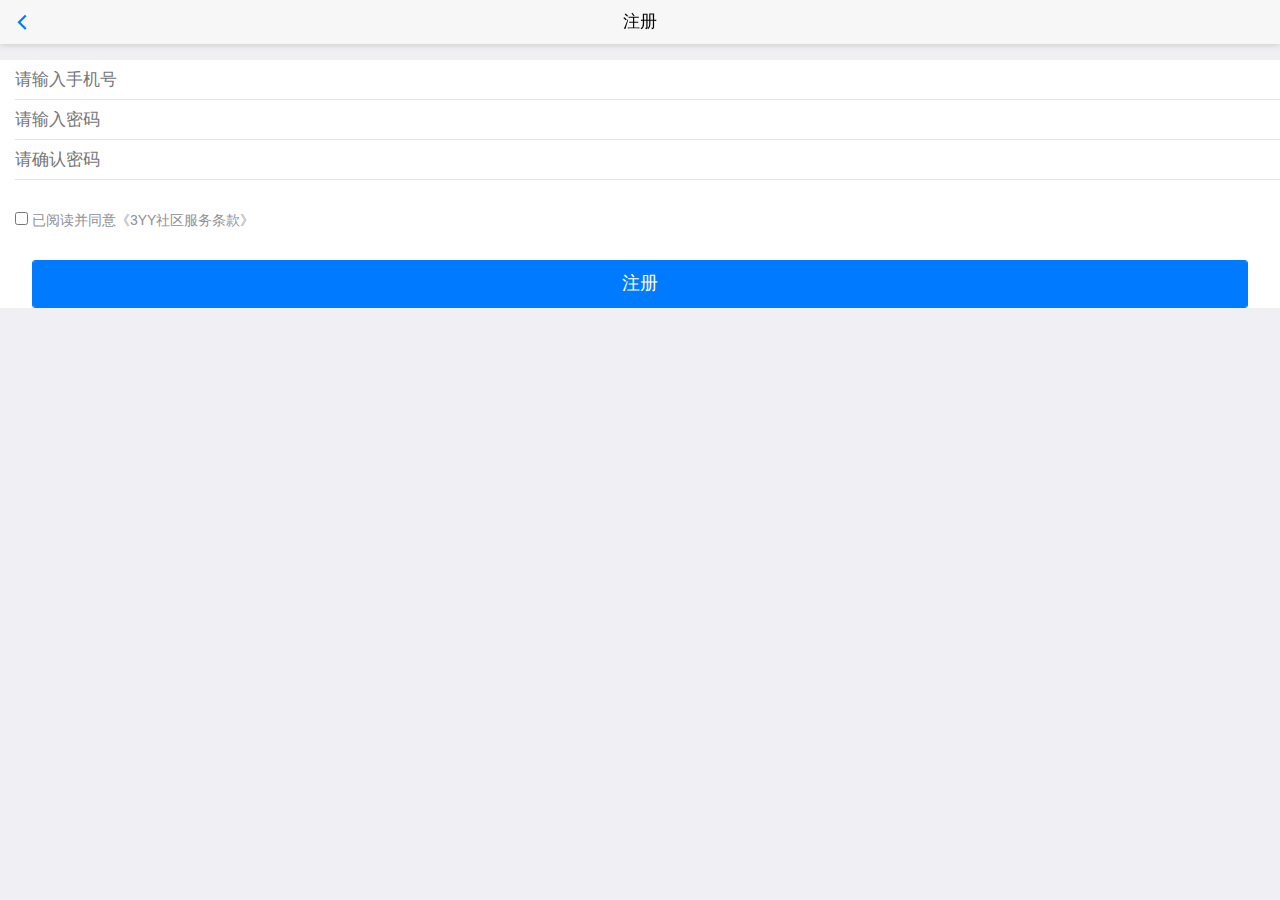
<file: register.html>
<!doctype html>
<html>
<head>
	<meta charset="UTF-8">
	<title></title>
	<meta name="viewport" content="width=device-width,initial-scale=1,minimum-scale=1,maximum-scale=1,user-scalable=no" />
	<link href="css/mui.min.css" rel="stylesheet" />
	<link rel="stylesheet" href="css/login.css" />
	<script src="js/mui.min.js"></script>
	<script type="text/javascript">
		mui.init()
	</script>
</head>

<body>
	<header class="mui-bar mui-bar-nav">
	    <a class="mui-action-back mui-icon mui-icon-left-nav mui-pull-left"></a>
	    <h1 class="mui-title">注册</h1>
	</header>
	<form class="mui-input-group register">
	    <div class="mui-input-row username">
            <input type="text" placeholder="请输入手机号">
	    </div>
	    <div class="mui-input-row">
            <input type="password" placeholder="请输入密码">	    
	    </div>
	    <div class="mui-input-row password">
            <input type="password" placeholder="请确认密码">	    
	    </div>
	    <div class="mui-input-row self">
	    	<p>
	    		<input type="checkbox" name="" id="" value="" />
	    		<span>已阅读并同意《3YY社区服务条款》</span>
	    	</p>
	    </div>
	    <button type="button" class="mui-btn mui-btn-blue mui-btn-block">注册</button>
	</form>
</body>
</html>
</file>
<file: css/index.css>
*{
	font-family: "微软雅黑";
}
.mui-bar-nav{
	background: #0973bf;
}
.mui-bar-tab{
	background: #0b8be2;
}
.mui-bar .mui-title img{
	display: inline-block;
	margin-right: 5px;
	vertical-align: middle;
	margin-bottom: 6px;
}
.mui-bar .mui-title{
	line-height: 45px;
	color:#fff;
	font-size: 16px;
}
.mui-bar .mui-action-back{
	color:#09c0fa;
	font-size: 14px;
	line-height: 26px;
	font-weight: bold;
}
.mui-bar .mui-pull-right img{
    margin-top: 12px;
}
.mui-bar-tab .mui-tab-item .mui-icon~.mui-tab-label{
	color:#fff;
	font-size: 15px;
}
.mui-bar-tab .mui-tab-item{
	border-right: 1px solid #2798e8;
}
.mui-bar-tab .mui-tab-item.mui-active{
	background:#1399ee;
}
.mui-bar-tab .mui-tab-item:last-child{
	border:0;
}
</file>
<file: css/login.css>
.mui-input-group{
	background:#EFEFF4;
}
.register{
	background: #fff;
}
.mui-input-group .mui-input-row{
	background: #fff;
}
.mui-input-group .username{
	margin-top: 60px;
}
.mui-input-group .email{
	margin-bottom: 20px;
}
.mui-input-group .self{
	margin:20px 0;
}
.mui-input-group .self p{
    line-height: 40px;
}
.mui-input-group .self p input[type=checkbox]{
    margin-left: 15px;	
} 
.mui-input-group .mui-btn{
    margin: 0 auto 20px;
    width:95%;
    padding:10px 0;
}
.mui-input-group:after,.mui-table-view:before,.mui-table-view:after,.mui-input-group .self:after{
	height: 0;
}
.mui-input-group h5{
	text-align: center;
}
.mui-input-group h5 span{
    height: 10px;
    width: 1px;
    display: inline-block;
    background: #55A8E4;
}
.mui-table-view{
	background: none;
    position: relative;
    top:150px;
}
.mui-table-view .mui-table-view-cell a{
	float: left;
}
.mui-table-view .mui-table-view-cell a:first-child{
	padding-left:30%;
}
.mui-table-view .mui-table-view-cell a img{
	margin-right: 20px;
}
</file>
<file: css/style.css>
.ui-page-login,
body {
	width: 100%;
	height: 100%;
	margin: 0px;
	padding: 0px;
}
.mui-content{height: 100%;}
</file>
